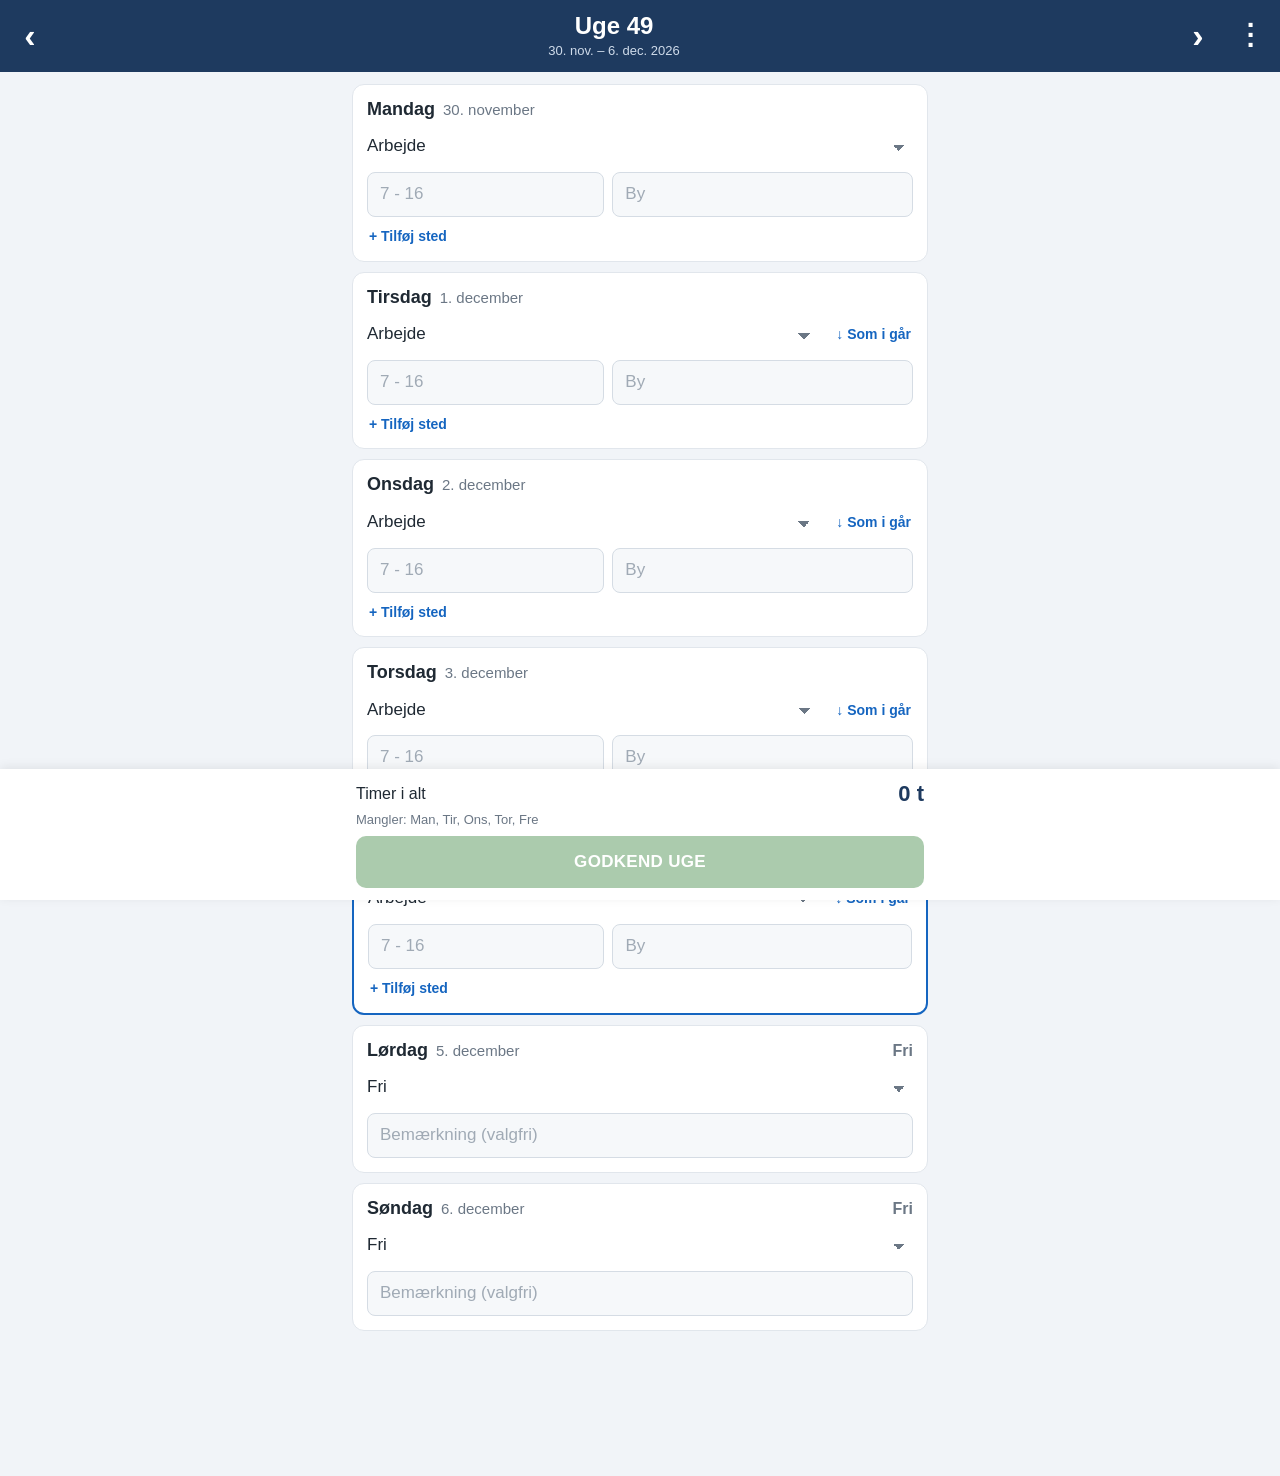
<file: index.html>
<!doctype html>
<html lang="da">
<head>
<meta charset="utf-8">
<meta name="viewport" content="width=device-width, initial-scale=1, viewport-fit=cover">
<meta name="theme-color" content="#1E3A5F">
<meta name="color-scheme" content="light">
<meta name="apple-mobile-web-app-capable" content="yes">
<meta name="mobile-web-app-capable" content="yes">
<meta name="apple-mobile-web-app-status-bar-style" content="black-translucent">
<meta name="apple-mobile-web-app-title" content="Ugeseddel">
<meta name="format-detection" content="telephone=no">
<title>Ugeseddel</title>
<link rel="manifest" href="manifest.webmanifest">
<link rel="apple-touch-icon" href="icons/apple-touch-icon.png">
<link rel="icon" type="image/png" href="icons/icon-192.png">
<link rel="stylesheet" href="style.css">
</head>
<body>
<header class="top">
  <button id="prev" class="nav" aria-label="Forrige uge">‹</button>
  <button id="weekBtn" class="week" aria-label="Gå til denne uge">
    <span id="weekTitle">Uge</span>
    <span id="weekSub"></span>
  </button>
  <button id="next" class="nav" aria-label="Næste uge">›</button>
  <button id="menu" class="nav menu" aria-label="Indstillinger">⋮</button>
</header>

<div id="install" class="install" hidden></div>

<main id="days"></main>

<footer class="bottom">
  <div class="totrow"><span>Timer i alt</span><strong id="total">0 t</strong></div>
  <div id="missing" class="missing"></div>
  <button id="approve" class="approve" disabled>GODKEND UGE</button>
</footer>

<div id="modal" class="overlay" hidden><div class="sheet" id="sheet" role="dialog" aria-modal="true"></div></div>
<div id="toast" class="toast" hidden></div>

<script src="app.js"></script>
</body>
</html>
</file>
<file: style.css>
:root {
  --primary: #1E3A5F;
  --bg: #F1F4F8;
  --card: #FFFFFF;
  --text: #1F2933;
  --muted: #6B7785;
  --line: #E1E6EC;
  --field: #F6F8FA;
  --field-line: #D5DCE4;
  --ok: #2E7D32;
  --sick: #C62828;
  --today: #1565C0;
  color-scheme: light;
}

* { box-sizing: border-box; -webkit-tap-highlight-color: transparent; }

html, body { margin: 0; background: var(--bg); color: var(--text); }
body {
  font: 16px/1.35 -apple-system, BlinkMacSystemFont, "Segoe UI", Roboto, Helvetica, Arial, sans-serif;
  min-height: 100vh;
  min-height: 100dvh;
  display: flex;
  flex-direction: column;
}

button { font: inherit; color: inherit; background: none; border: 0; cursor: pointer; }

/* ---------- top ---------- */
.top {
  position: sticky; top: 0; z-index: 5;
  display: flex; align-items: center;
  background: var(--primary); color: #fff;
  padding: calc(env(safe-area-inset-top) + 8px) 4px 10px;
}
.nav { color: #fff; font-size: 34px; font-weight: 700; min-width: 52px; height: 52px; line-height: 1; }
.nav.menu { font-size: 28px; }
.week { flex: 1; display: flex; flex-direction: column; align-items: center; color: #fff; padding: 2px 0; }
#weekTitle { font-size: 24px; font-weight: 700; }
#weekSub { font-size: 13px; color: #CFDBEA; }

.install {
  margin: 12px 12px 0; padding: 12px 14px; border-radius: 12px;
  background: #E3EDF9; color: var(--primary); font-size: 14px;
  display: flex; gap: 10px; align-items: flex-start;
}
.install[hidden] { display: none; }
.install p { margin: 0; flex: 1; }
.install button { font-weight: 700; color: var(--today); padding: 0 2px; }

/* ---------- days ---------- */
main { flex: 1; width: 100%; max-width: 600px; margin: 0 auto; padding: 12px 12px 4px; }

.card {
  background: var(--card); border: 1px solid var(--line); border-radius: 12px;
  padding: 12px 14px 14px; margin-bottom: 10px;
}
.card.today { border: 2px solid var(--today); }
.head { display: flex; align-items: baseline; gap: 8px; }
.dname { font-size: 18px; font-weight: 700; }
.ddate { flex: 1; color: var(--muted); font-size: 15px; }
.today .dname, .today .ddate { color: var(--today); }
.hours { font-weight: 700; color: var(--primary); }
.hours.bad, .hours.sick { color: var(--sick); }
.hours.off { color: var(--muted); }

.typerow { display: flex; align-items: center; margin: 8px 0; gap: 8px; }
.typerow select {
  flex: 1; font: inherit; font-size: 17px; color: var(--text);
  border: 0; background: transparent; padding: 6px 0;
  -webkit-appearance: none; appearance: none;
  background-image: linear-gradient(45deg, transparent 50%, #6B7785 50%), linear-gradient(135deg, #6B7785 50%, transparent 50%);
  background-position: calc(100% - 14px) 55%, calc(100% - 8px) 55%;
  background-size: 6px 6px; background-repeat: no-repeat;
}
.copy { color: var(--today); font-weight: 700; font-size: 14px; padding: 6px 2px 6px 10px; white-space: nowrap; }

.fields { display: flex; gap: 8px; }
.fields .t { flex: 1 1 0; min-width: 0; }
.fields .c { flex: 1.3 1 0; min-width: 0; }
.fields.extra { margin-top: 8px; }
.rm {
  flex: 0 0 36px; color: var(--muted); font-size: 18px; border-radius: 8px;
}
.rm:active { background: var(--field); }
.add { color: var(--today); font-weight: 700; font-size: 14px; padding: 10px 2px 0; }

input[type=text], input[type=tel], input[type=number] {
  width: 100%; font: inherit; font-size: 17px; color: var(--text);
  background: var(--field); border: 1px solid var(--field-line); border-radius: 8px;
  padding: 10px 12px; outline: none; -webkit-appearance: none; appearance: none;
}
input:focus { border-color: var(--today); background: #fff; }
input::placeholder { color: #A0AAB5; }

/* ---------- bottom ---------- */
.bottom {
  position: sticky; bottom: 0; z-index: 5;
  background: #fff; box-shadow: 0 -2px 10px rgba(0,0,0,.08);
  padding: 10px 16px calc(env(safe-area-inset-bottom) + 12px);
}
body.typing .bottom { display: none; }
.totrow { display: flex; justify-content: space-between; align-items: center; max-width: 568px; margin: 0 auto; }
.totrow strong { font-size: 22px; color: var(--primary); }
.missing { color: var(--muted); font-size: 13px; margin: 2px auto 8px; max-width: 568px; }
.missing.ok { color: var(--ok); }
.approve {
  display: block; width: 100%; max-width: 568px; margin: 0 auto; height: 52px; border-radius: 10px;
  background: var(--ok); color: #fff; font-size: 17px; font-weight: 700; letter-spacing: .3px;
}
.approve:disabled { opacity: .4; cursor: default; }

/* ---------- modal ---------- */
.overlay {
  position: fixed; inset: 0; z-index: 20; background: rgba(0,0,0,.45);
  display: flex; align-items: flex-end; justify-content: center;
}
.overlay[hidden] { display: none; }
.sheet {
  background: #fff; width: 100%; max-width: 520px; max-height: 88vh; overflow: auto;
  border-radius: 16px 16px 0 0; padding: 20px 20px calc(env(safe-area-inset-bottom) + 16px);
}
@media (min-width: 600px) { .overlay { align-items: center; } .sheet { border-radius: 16px; } }
.sheet h2 { margin: 0 0 12px; font-size: 21px; }
.sheet label.lbl { display: block; color: var(--muted); font-weight: 700; font-size: 14px; margin: 14px 0 5px; }
.sheet .radio { display: flex; align-items: center; gap: 10px; padding: 7px 0; font-size: 16px; }
.sheet .radio input { width: 20px; height: 20px; accent-color: var(--ok); }
.sheet .pauses { display: flex; align-items: center; gap: 8px; }
.sheet .pauses input { flex: 1; min-width: 0; }
.sheet .note { color: var(--muted); font-size: 13px; margin: 6px 0 0; }
.sheet .act {
  display: block; width: 100%; text-align: left; font-size: 17px; padding: 14px 4px;
  border-bottom: 1px solid var(--line);
}
.sheet .act:last-of-type { border-bottom: 0; }
.sheet .linkbtn {
  display: block; width: 100%; text-align: center; padding: 12px; border-radius: 10px;
  background: #E3EDF9; color: var(--primary); font-weight: 700; text-decoration: none; margin-top: 4px;
}
.sheet .btns { display: flex; justify-content: flex-end; gap: 8px; margin-top: 18px; }
.sheet .btns button { padding: 10px 16px; font-weight: 700; color: var(--today); border-radius: 8px; }
.sheet .btns button.primary { background: var(--today); color: #fff; }

.toast {
  position: fixed; left: 50%; transform: translateX(-50%); z-index: 30;
  bottom: calc(env(safe-area-inset-bottom) + 140px);
  background: #323A44; color: #fff; padding: 10px 16px; border-radius: 20px;
  font-size: 14px; max-width: 90vw; text-align: center; white-space: pre-line;
}
.toast[hidden] { display: none; }
</file>
